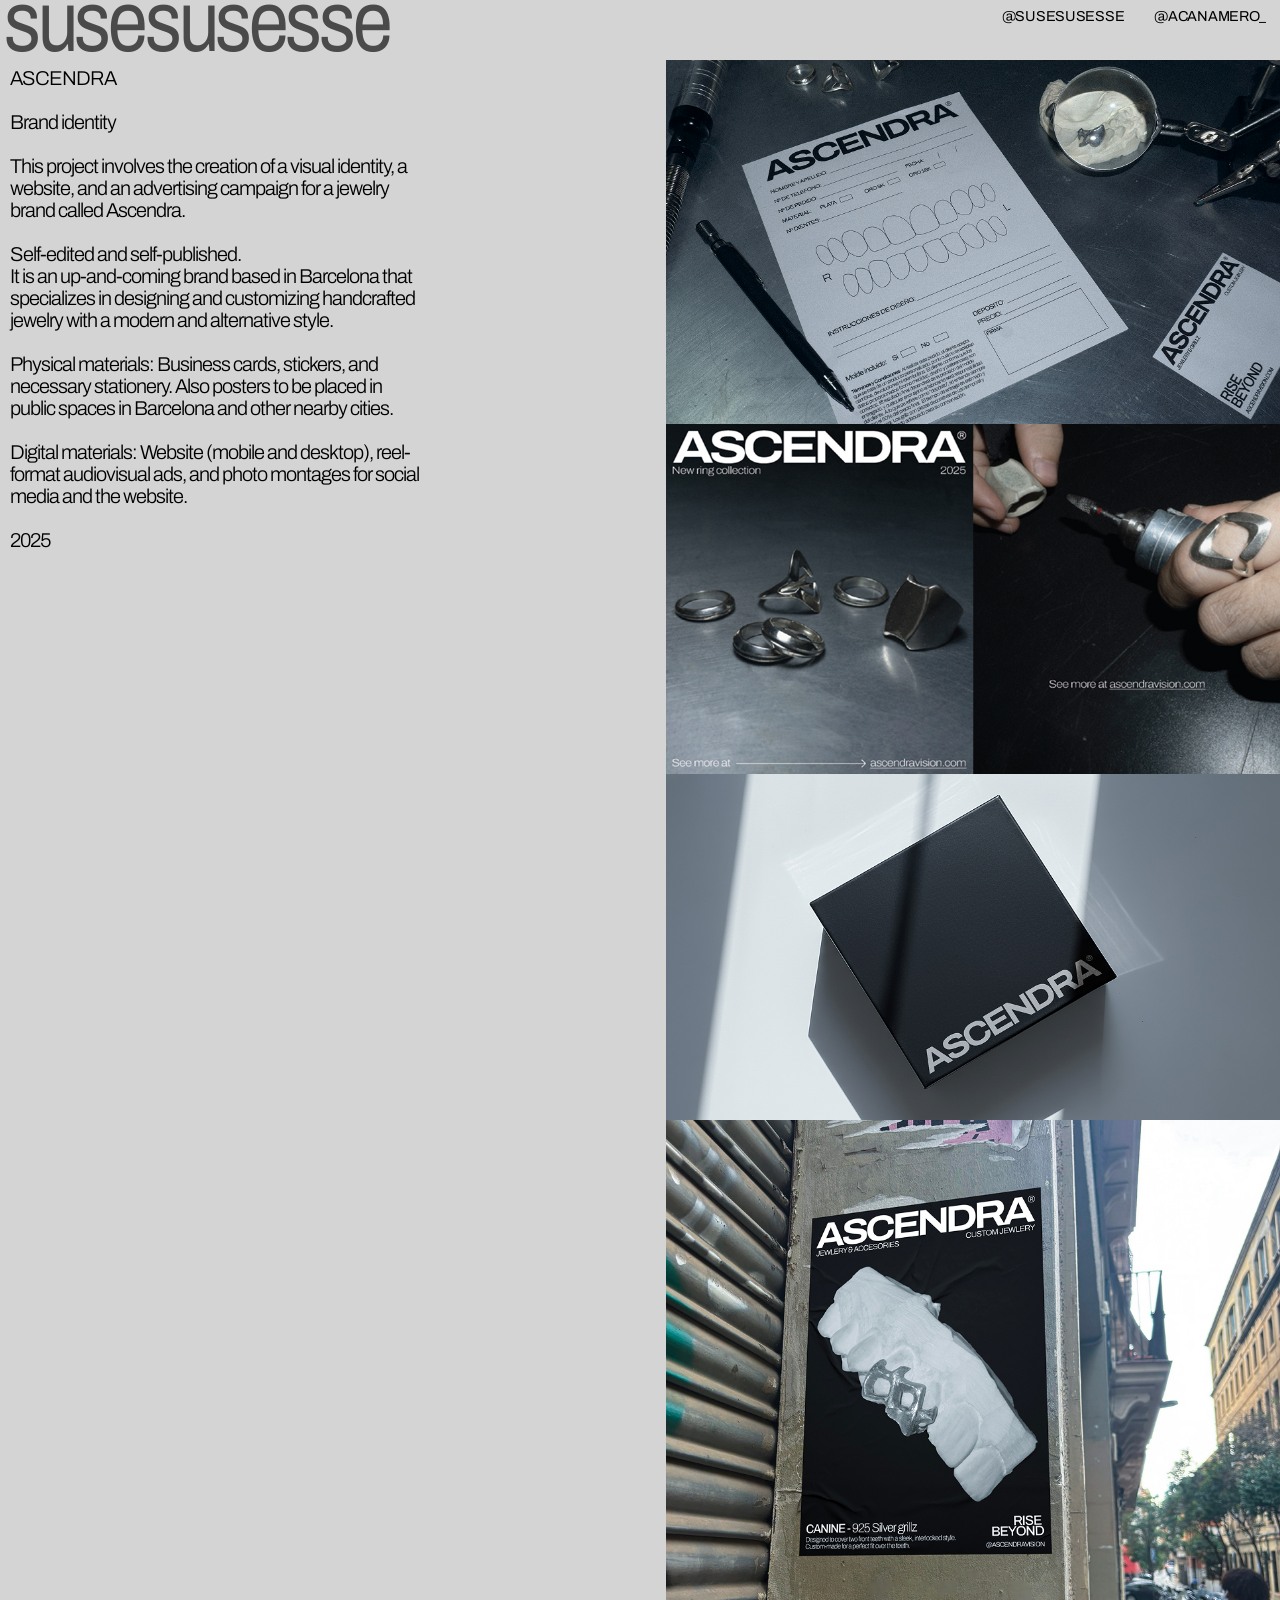
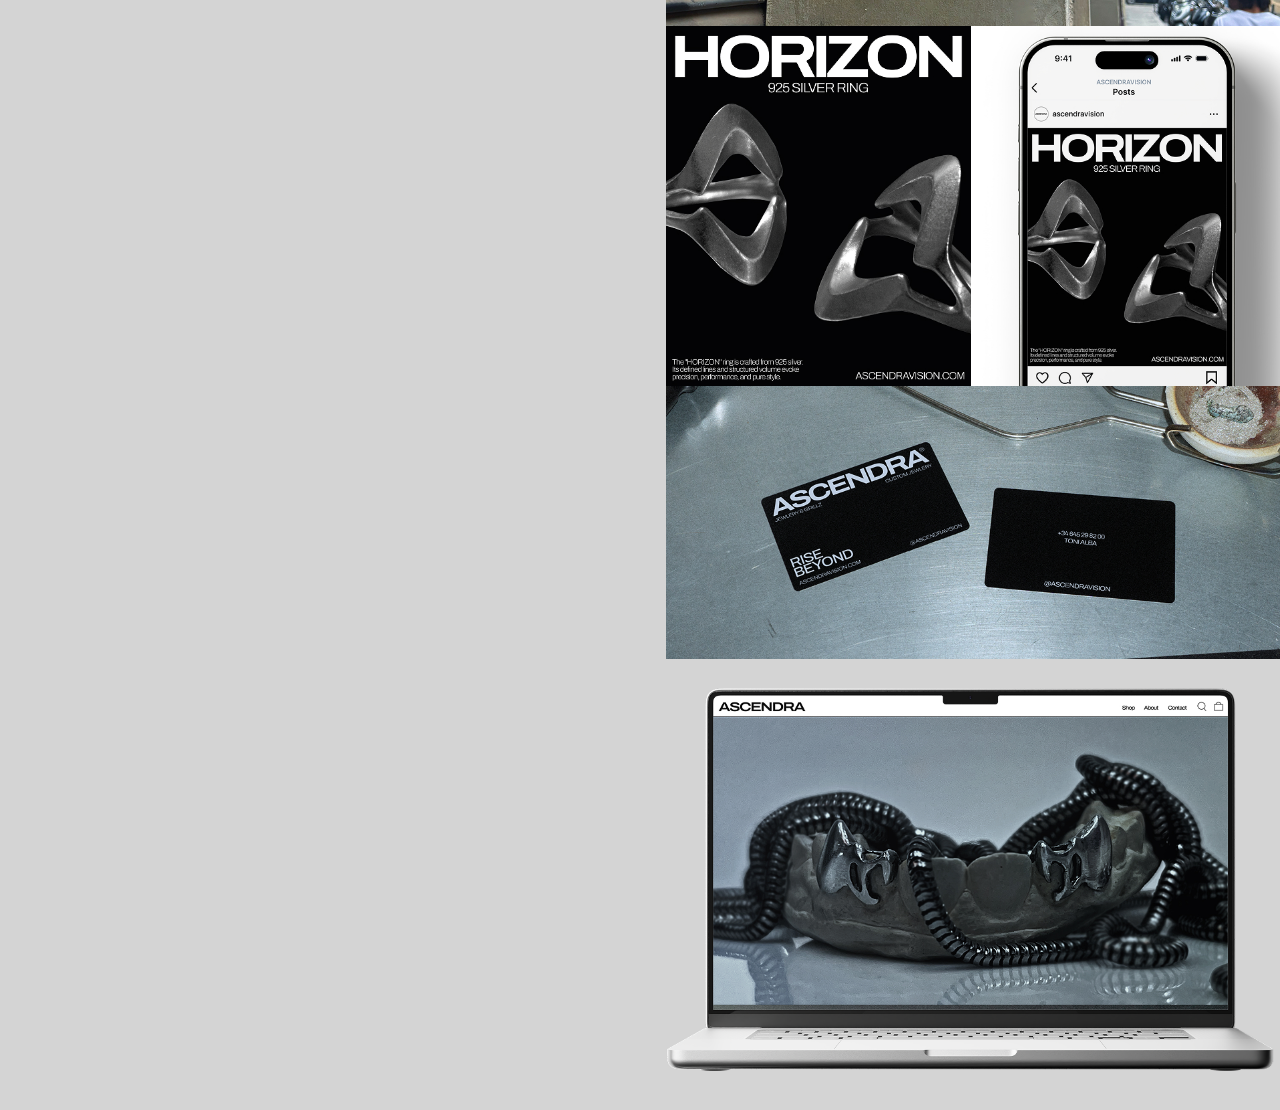
<file: ASCENDRA.html>
<!DOCTYPE html>
<html lang="es">
<head>
    <meta charset="UTF-8">
    <meta name="viewport" content="width=device-width, initial-scale=1.0">
    <title>SUSESUSESSE Portfolio</title>
    <link rel="preconnect" href="https://fonts.googleapis.com">
    <link rel="preconnect" href="https://fonts.gstatic.com" crossorigin>
    <link href="https://fonts.googleapis.com/css2?family=Archivo:wght@300;400;500;600&display=swap" rel="stylesheet">
    <link rel="stylesheet" href="style.css">
</head>

<body>
<body class="work-detail-page"></body>
    <header>
        <div class="logo"><a href="index.html" style="color:inherit; text-decoration:none;">susesusesse</a></div>
        <div class="meta-info">
            <a href="https://www.instagram.com/susesusesse/"_blank" style="color: inherit; text-decoration: none;">@SUSESUSESSE</a>
            <a href="https://www.instagram.com/acanamero_/" target="_blank" style="color: inherit; text-decoration: none;">@ACANAMERO_</a>
        </div>
    </header>

    <div class="frame" ><div class="tsukareta-fotolibro-wrapper" ><p class="tsukareta-fotolibro" >ASCENDRA<br/><br/>Brand identity<br/><br/>This project involves the creation of a visual identity, a website, and an advertising campaign for a jewelry brand called Ascendra. 
    <br/><br/>Self-edited and self-published.<br/>It is an up-and-coming brand based in Barcelona that specializes in designing and customizing handcrafted jewelry with a modern and alternative style.
    <br/><br/>Physical materials: Business cards, stickers, and 
    necessary stationery. Also posters to be placed in public spaces in Barcelona and other nearby cities. <br/>
        <br/>Digital materials: Website (mobile and desktop), reel-format audiovisual ads, and photo montages for social media and the website.<br/><br/>2025</span></p>
    </div>
    <div class="div" ><img class="tsukareta" src="img/ASCENDRA/ASCENDRA-1.jpg"/>
      <img class="img" src="img/ASCENDRA/ASCENDRA-2.jpg" />
      <img class="img" src="img/ASCENDRA/ASCENDRA-3.jpg" />
        <img class="img" src="img/ASCENDRA/ASCENDRA-4.jpg" />
        <img class="img" src="img/ASCENDRA/ASCENDRA-5.jpg"/>
        <img class="img" src="img/ASCENDRA/ASCENDRA-6.jpg"/>
        <img class="tsukareta-2" src="img/ASCENDRA/ASCENDRA-7.png"/>
    </div>
</body>
</html>
</file>
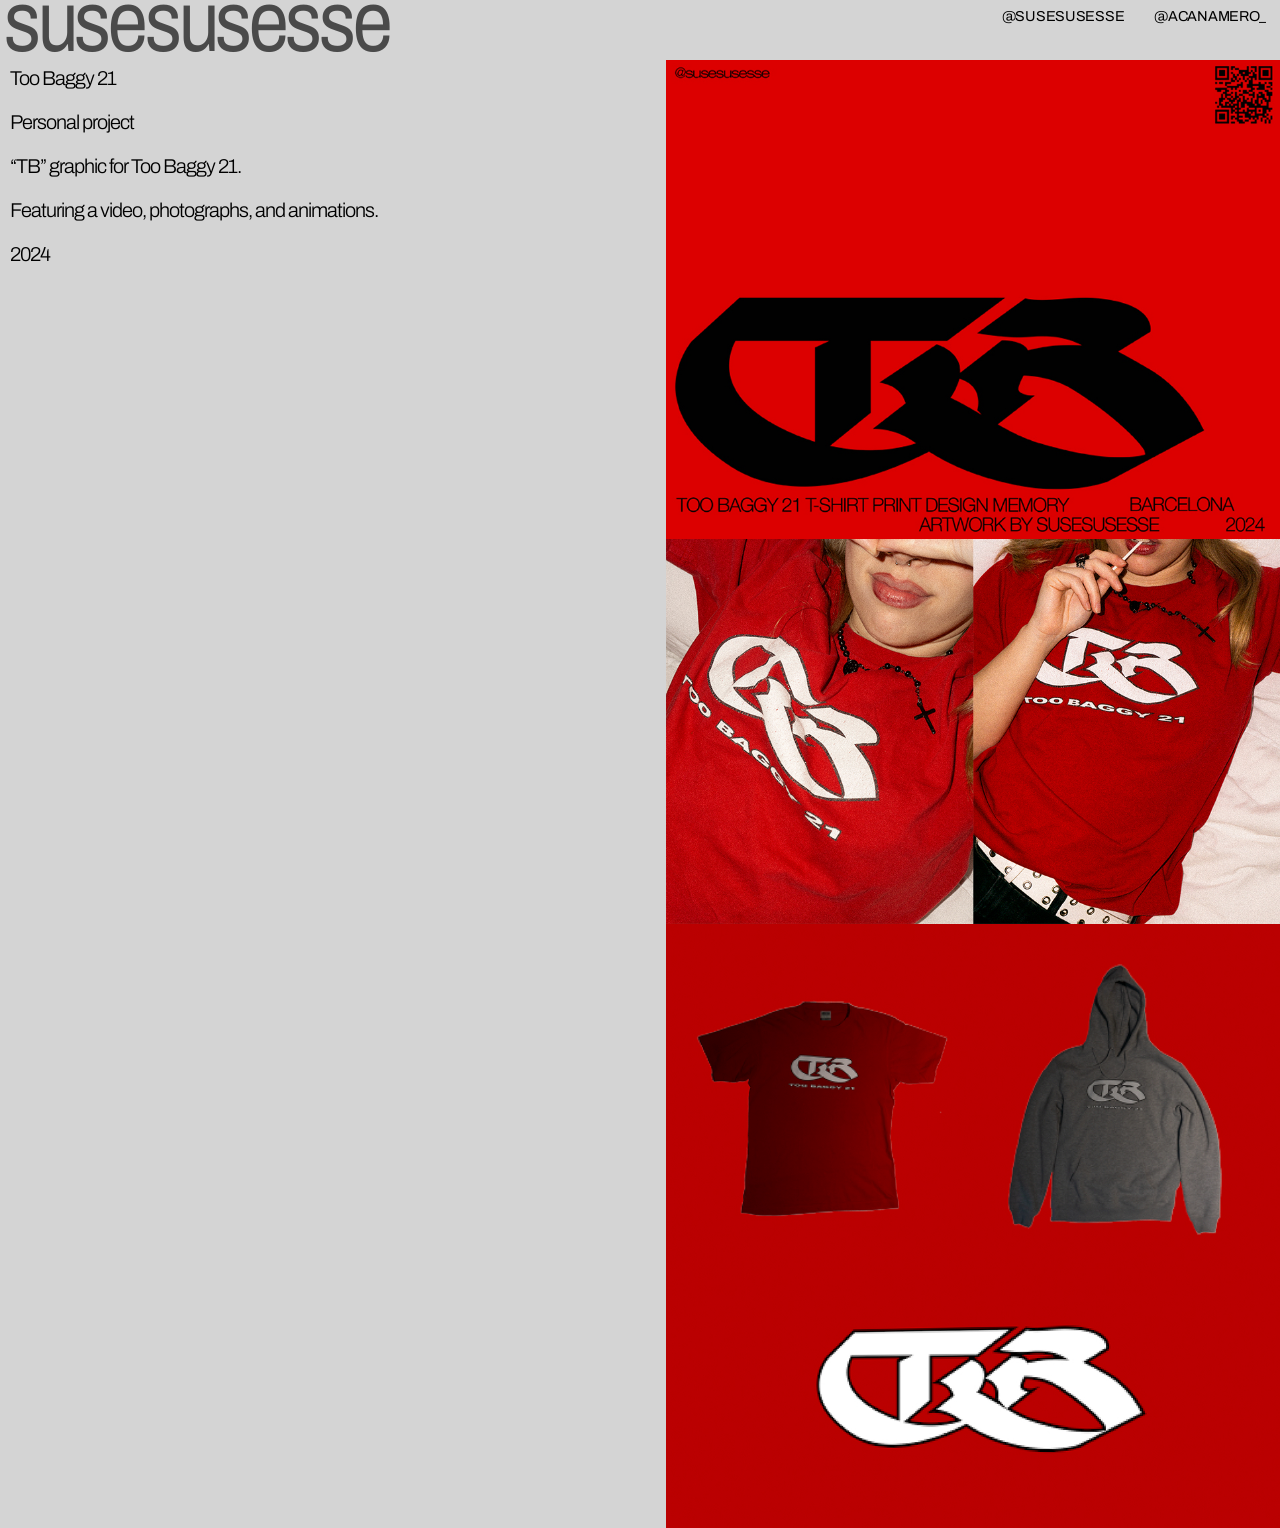
<file: TB21.html>
<!DOCTYPE html>
<html lang="es">
<head>
    <meta charset="UTF-8">
    <meta name="viewport" content="width=device-width, initial-scale=1.0">
    <title>SUSESUSESSE Portfolio</title>
    <link rel="preconnect" href="https://fonts.googleapis.com">
    <link rel="preconnect" href="https://fonts.gstatic.com" crossorigin>
    <link href="https://fonts.googleapis.com/css2?family=Archivo:wght@300;400;500;600&display=swap" rel="stylesheet">
    <link rel="stylesheet" href="style.css">
</head>

<body>
<body class="work-detail-page"></body>
    <header>
        <div class="logo"><a href="index.html" style="color:inherit; text-decoration:none;">susesusesse</a></div>
        <div class="meta-info">
            <a href="https://www.instagram.com/susesusesse/"_blank" style="color: inherit; text-decoration: none;">@SUSESUSESSE</a>
            <a href="https://www.instagram.com/acanamero_/" target="_blank" style="color: inherit; text-decoration: none;">@ACANAMERO_</a>
        </div>
    </header>

    <div class="frame" ><div class="tsukareta-fotolibro-wrapper" ><p class="tsukareta-fotolibro" >Too Baggy 21<br/><br/>Personal project<br/><br/>“TB” graphic for Too Baggy 21. 
    <br/><br/>Featuring a video, photographs, and animations.<br/>
    <br/>2024</span></p>
    </div>
    <div class="div" >
      <img class="img" src="img/TB21/TB-1.jpg" />
      <img class="img" src="img/TB21/TB-2.jpg" />
        <img class="img" src="img/TB21/TB-3.jpg" />
        <img class="img" src="img/TB21/TB-4.jpg"/>
    </div>
</body>
</html>
</file>
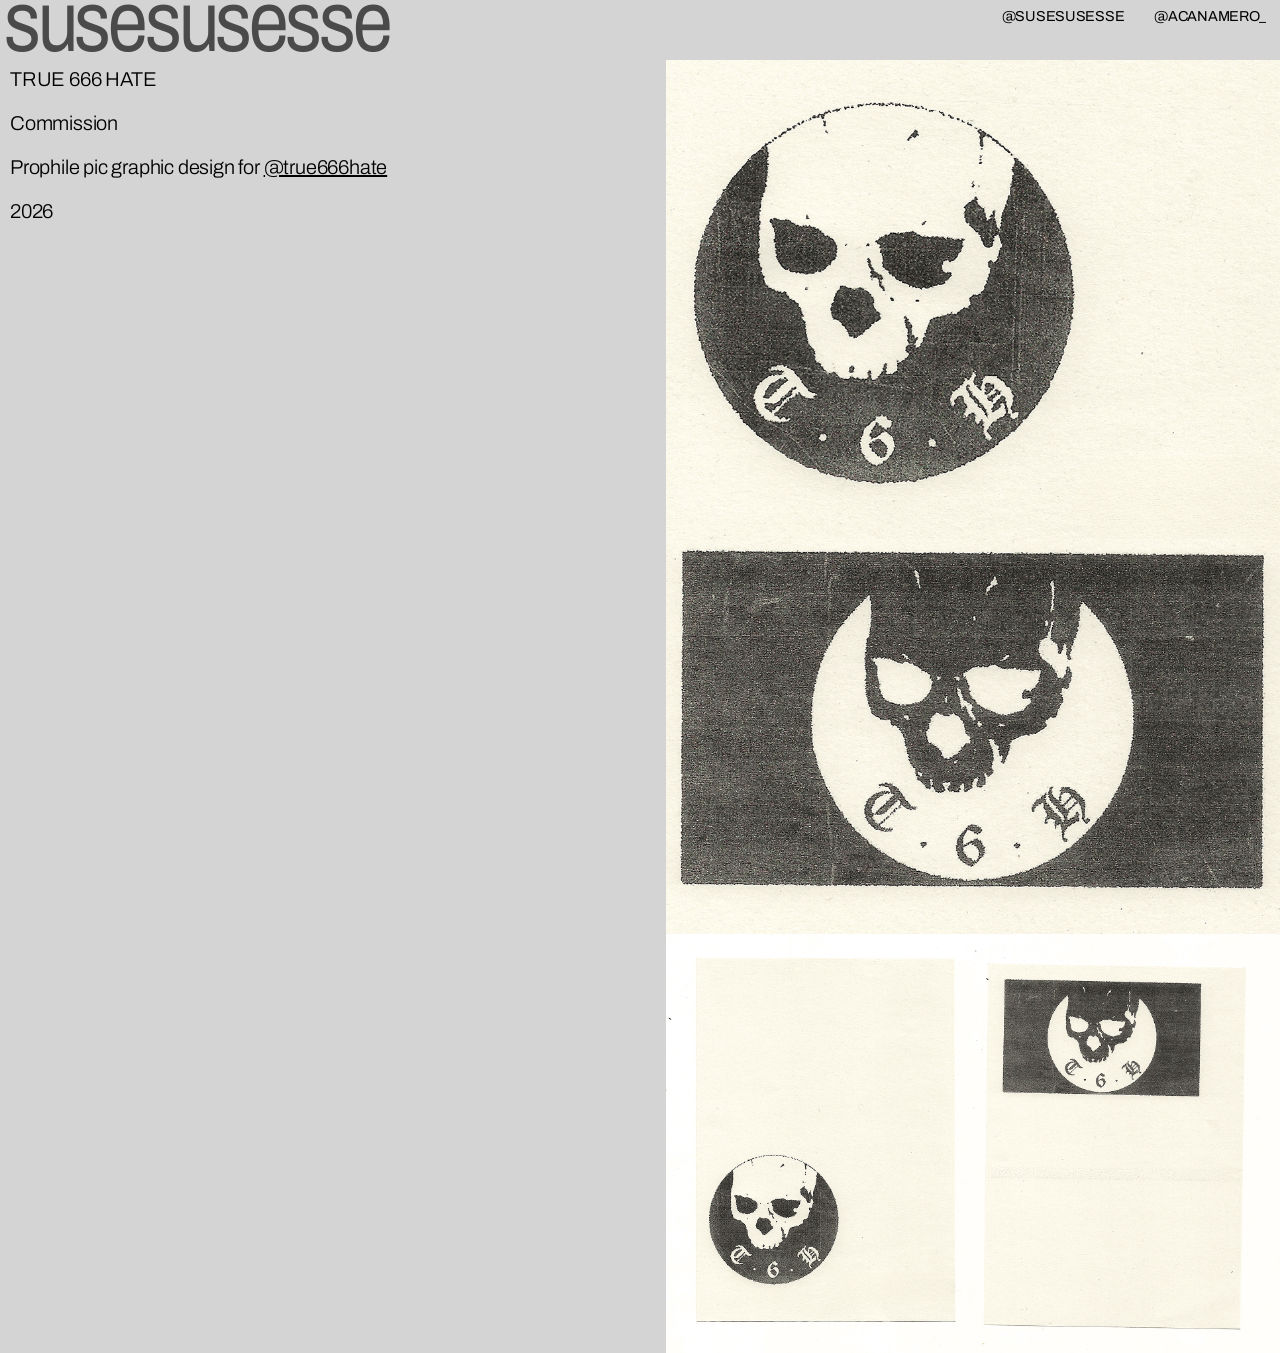
<file: true666hate.html>
<!DOCTYPE html>
<html lang="es">
<head>
    <meta charset="UTF-8">
    <meta name="viewport" content="width=device-width, initial-scale=1.0">
    <title>SUSESUSESSE Portfolio</title>
    <link rel="preconnect" href="https://fonts.googleapis.com">
    <link rel="preconnect" href="https://fonts.gstatic.com" crossorigin>
    <link href="https://fonts.googleapis.com/css2?family=Archivo:wght@300;400;500;600&display=swap" rel="stylesheet">
    <link rel="stylesheet" href="style.css">
</head>

<body class="work-detail-page">
    <header>
        <div class="logo">
            <a href="index.html" style="color:inherit; text-decoration:none;">susesusesse</a>
        </div>

        <div class="meta-info">
            <a href="https://www.instagram.com/susesusesse/" target="_blank" style="color: inherit; text-decoration: none;">@SUSESUSESSE</a>
            <a href="https://www.instagram.com/acanamero_/" target="_blank" style="color: inherit; text-decoration: none;">@ACANAMERO_</a>
        </div>
    </header>

    <main class="frame">
        <div class="project-info">
            <p>
                <span class="text-wrapper">
                    TRUE 666 HATE<br><br>
                    Commission<br><br>
                    Prophile pic graphic design for <span class="subrayado"><a href="https://www.instagram.com/true666hate/" target="_blank" style="color: inherit; text-decoration: none;">@true666hate</a><br><br></span>
                    2026
                </span>
            </p>
        </div>

        <div class="project-images">
            <img class="truehate1" src="img/true666hate/true666hate1.jpg" alt="TRUE 666 HATE imagen 1">
            <img class="truehate2" src="img/true666hate/true666hate2.jpg" alt="TRUE 666 HATE imagen 2">
            <img class="truehate3" src="img/true666hate/true666hate3.jpg" alt="TRUE 666 HATE imagen 3">
        </div>
    </main>
</body>
</html>
</file>
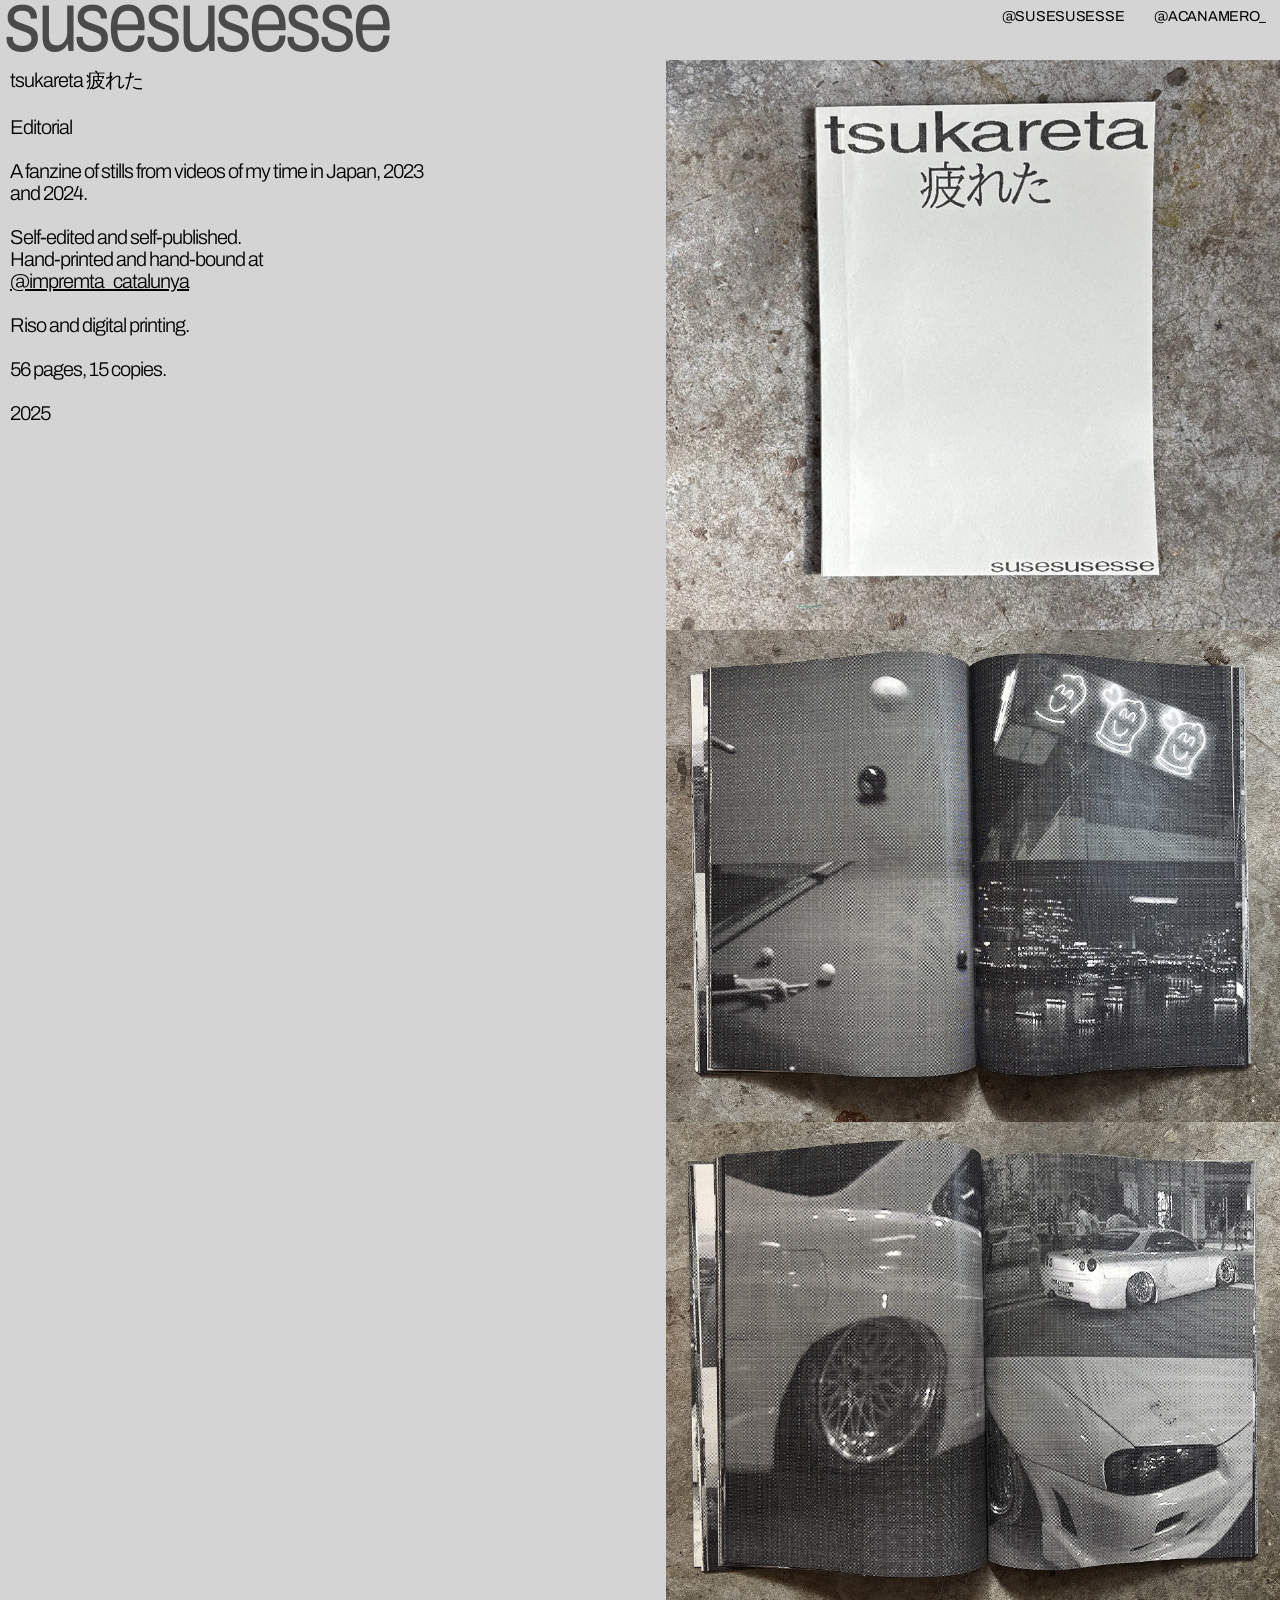
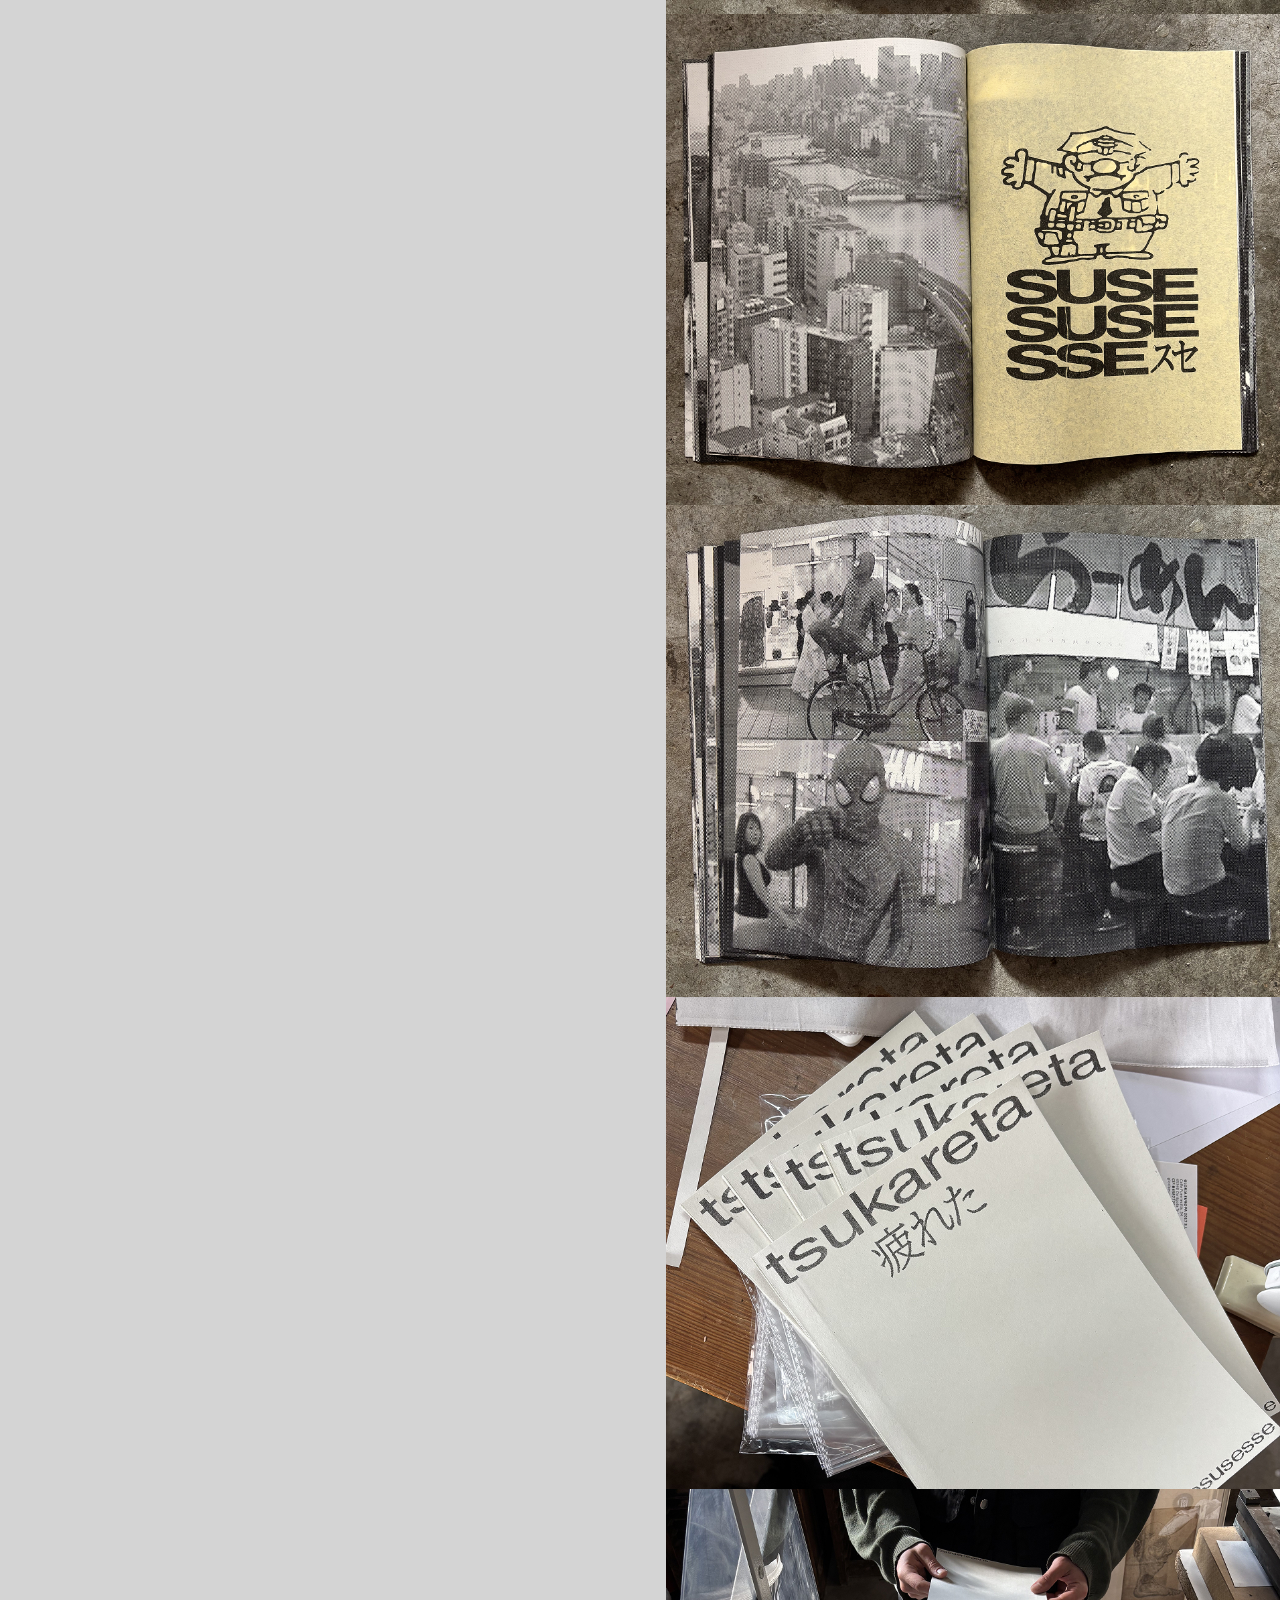
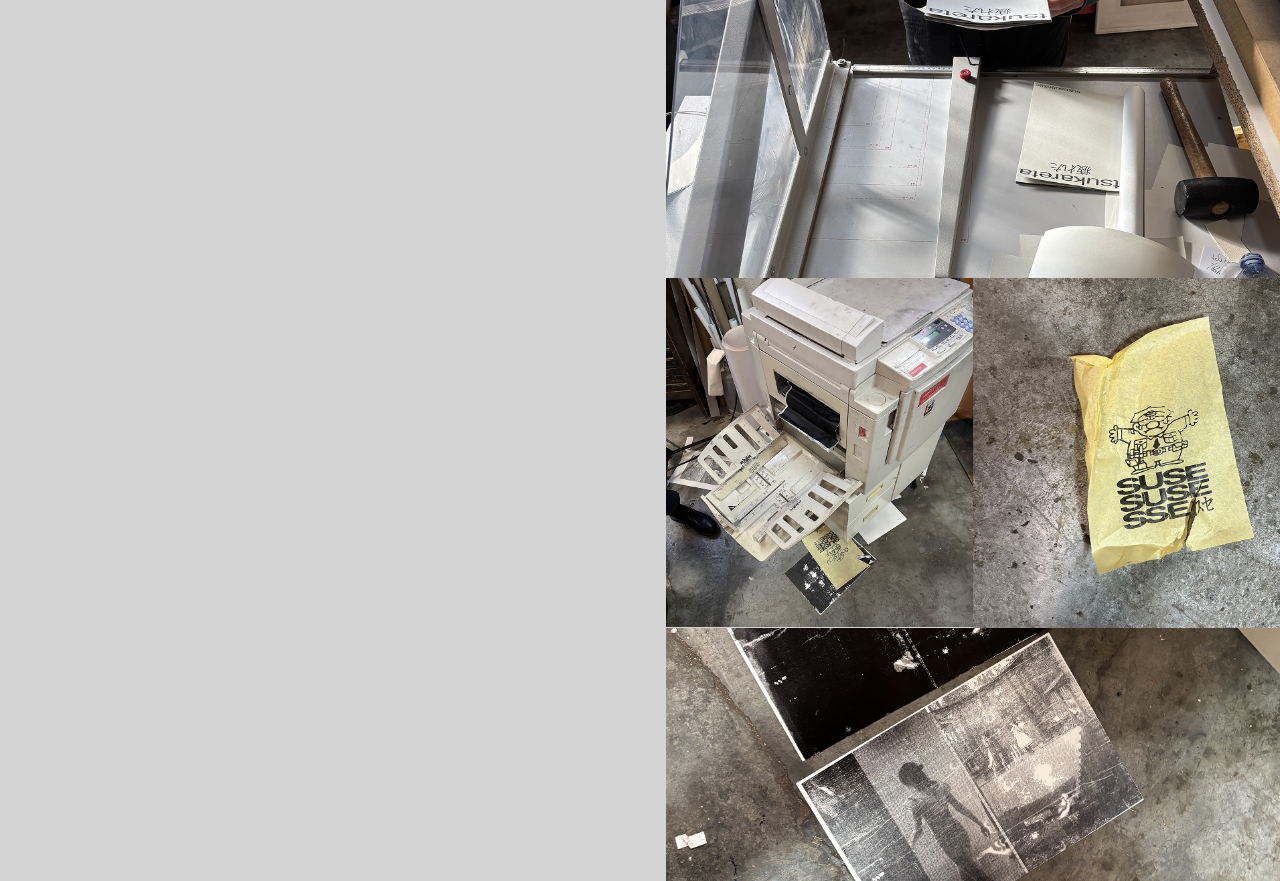
<file: tsukareta.html>
<!DOCTYPE html>
<html lang="es">
<head>
    <meta charset="UTF-8">
    <meta name="viewport" content="width=device-width, initial-scale=1.0">
    <title>SUSESUSESSE Portfolio</title>
    <link rel="preconnect" href="https://fonts.googleapis.com">
    <link rel="preconnect" href="https://fonts.gstatic.com" crossorigin>
    <link href="https://fonts.googleapis.com/css2?family=Archivo:wght@300;400;500;600&display=swap" rel="stylesheet">
    <link rel="stylesheet" href="style.css">
</head>

<body>
<body class="work-detail-page"></body>
    <header>
        <div class="logo"><a href="index.html" style="color:inherit; text-decoration:none;">susesusesse</a></div>
        <div class="meta-info">
            <a href="https://www.instagram.com/susesusesse/"_blank" style="color: inherit; text-decoration: none;">@SUSESUSESSE</a>
            <a href="https://www.instagram.com/acanamero_/" target="_blank" style="color: inherit; text-decoration: none;">@ACANAMERO_</a>
        </div>
    </header>

    <div class="frame" ><div class="tsukareta-fotolibro-wrapper" ><p class="tsukareta-fotolibro" >tsukareta 疲れた<br/><br/>Editorial<br/><br/>A fanzine of stills from videos of my time in Japan, 2023 and 2024.
<br/><br/>Self-edited and self-published.<br/>Hand-printed and hand-bound at 
        <span class="subrayado"><a href="https://www.instagram.com/impremta_catalunya/" target="_blank" style="color: inherit; text-decoration: none;">@impremta_catalunya</a><br></span></a>
        <br/>Riso and digital printing.<br/><br/>56 pages, 15 copies.<br/><br/>2025</span></p>
    </div>
    <div class="div" ><img class="tsukareta" src="img/tsukareta/tsukareta-1.jpg" />
      <img class="img" src="img/tsukareta/tsukareta-2.jpg" />
      <img class="img" src="img/tsukareta/tsukareta-3.jpg" />
        <img class="img" src="img/tsukareta/tsukareta-4.jpg" />
        <img class="img" src="img/tsukareta/tsukareta-5.jpg" />
        <img class="img" src="img/tsukareta/tsukareta-6.jpg" />
        <img class="tsukareta-2" src="img/tsukareta/tsukareta-7.jpg" />
    <div class="div-2" ><img class="tsukareta-3" src="img/tsukareta/tsukareta-8.jpg" />
        <img class="tsukareta-4" src="img/tsukareta/tsukareta-9.jpg" /></div>
        <img class="tsukareta-5" src="img/tsukareta/tsukareta-10.jpg" /></div>   
    </div>
</body>
</html>
</file>
<file: style.css>
* {
    margin: 0;
    padding: 0;
    box-sizing: border-box;
}

/* --- WORK PAGE --- */

.work-page-body {
    height: auto;
    min-height: 100vh;
    overflow-x: hidden;
    overflow-y: auto;
}

.work-page {
    min-height: 100vh;
    display: flex;
    align-items: center;

    padding-top: 70px;
    box-sizing: border-box;
}

.work-list {
    width: 100%;
    display: flex;
    flex-direction: column;
    line-height: 0.78;
    padding-bottom: 40px;
}

.work-item {
    display: grid;
    grid-template-columns: 1fr auto;
    align-items: baseline;
    gap: 2rem;

    text-decoration: none;
    color: #000;

    font-size: clamp(4rem, 8vw, 8.5rem);
    font-weight: 350;
    letter-spacing: -0.08em;

    transition: opacity 0.25s ease, transform 0.25s ease;
}

.work-title {
    width: fit-content;
}

.work-year {
    text-align: right;
    letter-spacing: -0.08em;
}

.work-list:has(.work-item:hover) .work-item:not(:hover) {
    opacity: 0.25;
}

.work-item:hover {
    transform: translateX(16px);
}

body {
    background-color: #D4D4D4;
    color: #000000;
    font-family: 'Archivo', sans-serif;
    height: 100vh;
    overflow: hidden;

    padding: 0.3vh 0.3vw;

    cursor: default;

    display: flex;
    flex-direction: column;
}

/* Sobrescribe el body global solo en la página WORK */
body.work-page-body {
    height: auto;
    min-height: 100vh;
    overflow-x: hidden;
    overflow-y: auto;
}

.work-detail-page {
    min-height: 100vh;
    height: auto;
    overflow-x: hidden;
    overflow-y: auto;
}


/* --- EFECTO DE RUIDO --- */
.noise-overlay {
    position: fixed;
    top: 0; left: 0; width: 100%; height: 100%;
    pointer-events: none; z-index: 9999; opacity: 0.06;
    background-image: url("data:image/svg+xml,%3Csvg viewBox='0 0 200 200' xmlns='http://www.w3.org/2000/svg'%3E%3Cfilter id='noiseFilter'%3E%3CfeTurbulence type='fractalNoise' baseFrequency='0.8' numOctaves='3' stitchTiles='stitch'/%3E%3C/filter%3E%3Crect width='100%25' height='100%25' filter='url(%23noiseFilter)'/%3E%3C/svg%3E");
}

/* --- CONTENEDOR FLOTANTE --- */
.cursor-image-container {
    position: fixed;
    top: 0; left: 0; width: 350px; height: 450px;
    z-index: -1; pointer-events: none; opacity: 0;
    transform: translate(-50%, -50%) scale(0.8);
    transition: opacity 0.3s ease, transform 0.5s ease-out;
    overflow: hidden; border-radius: 4px;
}
.cursor-image-container.visible { opacity: 1; transform: translate(-50%, -50%) scale(1); }

#floating-image, #floating-video {
    width: 100%; height: 100%; object-fit: cover;
    position: absolute; top: 0; left: 0;
    filter: grayscale(100%) contrast(1.1);
    display: none;
}
.is-active { display: block !important; }

/* --- HEADER --- */
header {
    display: flex;
    justify-content: space-between;
    align-items: flex-start;
    width: 100%;
    margin-bottom: 0;

    position: fixed;
    top: 0;
    left: 0;
    z-index: 100;

    height: 60px;
    background-color: #D4D4D4;
    padding: 0.3vh 0.3vw;
}
.logo {
    /* Tamaño base más pequeño, porque luego lo multiplicamos por 2 */
    font-size: 1.8rem; 
    font-weight: 400;
    line-height: 0.5;
    
    color: #4a4a4a;
    letter-spacing: -0.05em;
    
    /* --- AQUÍ ESTÁ LA SOLUCIÓN --- */
    /* Poner los dos números juntos separados por coma */
    /* scale(ANCHO, ALTO) */
    transform: scale(2.5, 3); 
    
    /* Importante: que crezca desde la esquina superior izquierda */
    transform-origin: left top; 
    
    /* Necesario para que el navegador calcule bien el espacio */
    display: inline-block; 
    margin-bottom: 0.5rem; /* Un poco de aire extra abajo */
}

.logo a:hover { color: #000; }

.meta-info {
    display: flex;
    gap: 30px;
    align-items: flex-start;
    flex-shrink: 0;

    font-size: 0.9rem;
    text-transform: uppercase;
    letter-spacing: -0.02em;
    padding-top: 5px;
    text-align: right;
    margin-right: 10px;

    white-space: nowrap;
}

/* --- GRID PRINCIPAL --- */
.grid-container {
    display: grid;
    grid-template-columns: minmax(0, 1fr) 450px;
    column-gap: 4rem;

    flex-grow: 1;
    align-items: start;
    position: relative;
    z-index: 20;

    padding-top: 22vh;
    padding-right: clamp(10px, 4vw, 20px);
    box-sizing: border-box;
}
/* --- MENÚ GIGANTE (IZQUIERDA) --- */
.big-menu {
    display: flex;
    flex-direction: column;
    margin-bottom: 2rem;
    justify-content: flex-end; /* Pegar los items abajo */
    line-height: 0.80; /* Muy pegado verticalmente */
    
    /* Aseguramos que el contenedor toque el fondo del grid */
    height: 100%; 
}

.menu-item {
    text-decoration: none;
    color: #000000;
    font-weight: 350;
    font-size: 33vh;
    letter-spacing: -0.09em;
    margin-left: -0.01em;
    margin-bottom: -1rem;

    display: block;
    width: fit-content;
    line-height: 0.8;

    transition: transform 0.3s ease, opacity 0.3s ease;
    transform-origin: left center;
    cursor: pointer;
    mix-blend-mode: multiply;
}

.menu-item:hover {
    transform: scale(1.02) translateX(20px);
    opacity: 1;
}

/* Solo se activa cuando estás encima de una palabra real */
.big-menu:has(.menu-item:hover) .menu-item:not(:hover) {
    opacity: 0.3;
}

/* --- BIO (DERECHA) --- */
.bio-container {
    display: flex;
    flex-direction: column;
    gap: 1.5rem;

    font-weight: 300;
    font-size: 20px;
    letter-spacing: -0.04em;
    line-height: 1.2;

    justify-content: flex-start;

    width: 450px;
    max-width: 450px;

    padding-left: 0;
    padding-right: 0;
    padding-bottom: 0;
    margin-top: 1vh;
    height: auto;
    align-self: start;
}   

.bio-container p {
    max-width: 450px;
    text-align: justify;
    hyphens: auto;
}

.email-link {
    color: #000000;
    text-decoration: underline;
    font-weight: 400;
}

/* TSUKARETA -------------------------------------------------*/ 

body {
    margin: 0;
    padding: 0;
    overflow-x: hidden;
}


.frame {
  display: flex;
  width: 100%;
  max-width: 100%;
  align-items: flex-start;
  justify-content: space-between;
  position: relative;
}

.frame .tsukareta-fotolibro-wrapper {
    position: sticky;
    top: 58px;

    width: 437px;
    z-index: 80;

    display: flex;
    flex-direction: column;
    align-items: flex-start;
    justify-content: flex-start;
    gap: 10px;
    padding: 10px;
}

.frame .tsukareta-fotolibro {
  position: relative;
  align-self: stretch;
  margin-top: -1px;
  font-weight: 300;
  color: #000000;
  font-size: 20px;
  letter-spacing: -1px;
  line-height: normal;
}

.frame .text-wrapper {
  letter-spacing: -0.2px;
}

.frame .span {
  letter-spacing: -0.2px;
  text-decoration: underline;
}


.frame .div {
  flex-direction: column;
  width: 48vw;
  max-width: 917px;
  align-items: flex-start;
  display: flex;
  position: relative;
}
.frame .tsukareta {
  position: relative;
  align-self: stretch;
  width: 100%;
  height: auto;
  display: block;
}
.frame .img {
  position: relative;
  align-self: stretch;
  width: 100%;
  height: auto;
  display: block;
}
.frame .tsukareta-2 {
  position: relative;
  align-self: stretch;
  width: 100%;
  height: auto;
  display: block;
}

.frame .div-2 {
  align-items: center;
  align-self: stretch;
  width: 100%;
  display: flex;
  position: relative;
}
.frame .tsukareta-3 {
  position: relative;
  width: 50%;
  height: auto;
  display: block;
}
.frame .tsukareta-4 {
  position: relative;
  width: 50%;
  height: auto;
  display: block;
}
.frame .tsukareta-5 {
  position: relative;
  align-self: stretch;
  width: 100%;
  height: auto;
  display: block;
}
@media screen and (max-width: 900px) {
    .frame {
        width: 100%;
        max-width: 100%;
        display: flex;
        flex-direction: column;
    }

    .frame .tsukareta-fotolibro-wrapper {
        position: relative;
        top: auto;
        left: auto;
        width: 100%;
        padding: 0 10px 2rem 10px;
        z-index: 1;
    }

    .frame .div,
    .frame .div-2 {
        margin-left: 0;
        width: 100%;
        max-width: 100%;
    }

    .frame .div img,
    .frame .div-2 img {
        width: 100%;
        max-width: 100%;
        height: auto;
        display: block;
    }

    .frame .div-2 {
        flex-direction: column;
    }

    .frame .tsukareta-3,
    .frame .tsukareta-4 {
        width: 100%;
        height: auto;
    }
}

/* TRUE666HATE -------------------------------------------------*/ 

.work-detail-page {
    margin: 0;
    padding: 0;
    overflow-x: hidden;
}

.frame {
    display: flex;
    width: 100%;
    max-width: 100%;
    align-items: flex-start;
    justify-content: space-between;
    position: relative;

    padding-top: 58px;
}

.project-info {
    position: sticky;
    top: 58px;

    width: 437px;
    z-index: 80;

    padding: 10px;
}

.project-info p {
    margin: 0;
    font-weight: 300;
    color: #000;
    font-size: 20px;
    letter-spacing:-1px;
    line-height: normal;
}

.subrayado {
    text-decoration: underline;
}

.project-images {
    display: flex;
    flex-direction: column;
    width: 48vw;
    max-width: 917px;
}

.project-images img {
    width: 100%;
    height: auto;
    display: block;
}

@media screen and (max-width: 900px) {
    .frame {
        flex-direction: column;
        padding-top: 58px;
    }

    .project-info {
        position: relative;
        top: auto;
        width: 100%;
        padding: 0 10px 2rem 10px;
    }

    .project-images {
        width: 100%;
        max-width: 100%;
    }

    .project-images img {
        width: 100%;
        max-width: 100%;
        height: auto;
    }
}
















/* ==================================================================================
   VERSION MÓVIL (RESPONSIVE) - CORREGIDA
   Se activa solo si la pantalla es menor de 768px
   ================================================================================== */
@media screen and (max-width: 768px) {

    /* 1. Permitir scroll en móvil */
    body {
        height: auto;
        overflow-y: auto;
        overflow-x: hidden;
        padding: 0;
        display: block;
    }

header {
    display: flex;
    flex-direction: row;
    justify-content: space-between;
    align-items: flex-start;

    width: 100%;
    height: auto;
    margin-bottom: 0;

    padding-left: 10px;
    padding-right: 10px;
    box-sizing: border-box;

    background-color: #D4D4D4;
}

.logo {
    font-size: 10vw;
    line-height: 0.6;
    transform: scale(0.9, 1.1);
    transform-origin: left top;

    margin-left: 0;
    margin-bottom: 12px;
    letter-spacing: -0.05em;

    max-width: 100%;
    display: block;
    flex-shrink: 1;
}

.meta-info {
    display: flex;
    flex-direction: row;
    justify-content: flex-end;
    align-items: flex-start;

    width: auto;
    gap: 10px;
    margin-top: 0;
    margin-right: 0;
    padding-top: 5px;

    font-size: 0.9rem;
    text-align: right;
    white-space: nowrap;
    flex-shrink: 0;
}

    /* 3. Grid home */
    .grid-container {
    display: flex;
    flex-direction: column;
    height: auto;
    gap: 3rem;

    padding-top: 80px;   /* baja el menú para que no lo pise el header */
    padding-left: 10px;  /* mismo margen que el header */
    padding-right: 10px; /* mismo margen que el header */
    box-sizing: border-box;
}

    /* 4. Menú gigante home */
    .big-menu {
        width: 100%;
        line-height: 0.9;
    }

    .menu-item {
        font-size: 23vw;
        margin-left: -0.05em;
        margin-bottom: 0;
    }

    .menu-item:active {
        opacity: 0.5;
        transform: scale(0.98);
    }

    /* 5. Bio home */
    .bio-container {
        padding: 0;
        padding-bottom: 4rem;
        justify-content: flex-start;
    }

    .bio-container p {
        max-width: 100%;
        font-size: 4vw;
        line-height: 1.2;
        font-weight: 100;
        text-align: left;
    }

    .email-link {
        max-width: 100%;
        font-size: 4vw;
        line-height: 1.2;
        font-weight: 100;
        text-align: left;
}

    .intro {
        font-size: 1.4rem;
        font-weight: 300;
        margin-bottom: 1rem;
    }

    /* 6. Desactivar efectos de ratón */
    .cursor-image-container {
        display: none !important;
    }

    /* 7. Página WORK */
    .work-page {
        min-height: auto;
        padding-top: 80px; /* separa la lista del header fijo */
        padding-left: 10px;  /* mismo margen que la home/header */
        padding-right: 10px;
        box-sizing: border-box;
        align-items:flex-start;
    }

    .work-item {
        font-size: 10vw;
        font-weight:100;
        gap: 1rem;
        line-height: 0.9;
    }

    /* 8. Páginas de proyecto */
    .work-detail-page {
        padding: 0;
    }

    .work-detail-page header {
        display: flex;
        flex-direction: row;
        justify-content: space-between;
        align-items: flex-start;

        width: 100%;
        height: auto;
        margin-bottom: 0;

        padding-left: 10px;
        padding-right: 10px;
        box-sizing: border-box;
    }

    .work-detail-page .logo {
        font-size: 10vw;
        line-height: 0.6;
        flex-shrink: 1;
        margin-bottom: 12px;
    }

    .work-detail-page .meta-info {
        display: flex;
        flex-direction: row;
        justify-content: flex-end;
        align-items: flex-start;

        width: auto;
        gap: 10px;
        margin-top: 0;
        margin-right: 0;
        padding-top: 5px;

        font-size: 0.9rem;
        text-align: right;
        white-space: nowrap;
        flex-shrink: 0;
    }

    .work-detail-page .frame {
        width: 100%;
        max-width: 100%;
        display: flex;
        flex-direction: column;
        padding-top: 80px;
        margin: 0;
    }

    .work-detail-page .project-info,
    .work-detail-page .frame .tsukareta-fotolibro-wrapper {
        position: relative;
        top: auto;
        left: auto;

        width: 100%;
        padding-left: 10px;
        padding-right: 10px;
        padding-bottom: 2rem;
        box-sizing: border-box;
        z-index: 1;
    }

    .work-detail-page .project-images,
    .work-detail-page .frame .div,
    .work-detail-page .frame .div-2 {
        width: 100%;
        max-width: 100%;
        margin: 0;
        padding: 0;
    }

    .work-detail-page .project-images img,
    .work-detail-page .frame .div img,
    .work-detail-page .frame .div-2 img {
        width: 100%;
        max-width: 100%;
        height: auto;
        display: block;
        margin: 0;
        padding: 0;
    }

    .work-detail-page .frame .div-2 {
        flex-direction: column;
    }

    .work-detail-page .frame .tsukareta-3,
    .work-detail-page .frame .tsukareta-4 {
        width: 100%;
        max-width: 100%;
        height: auto;
    }
}
</file>
